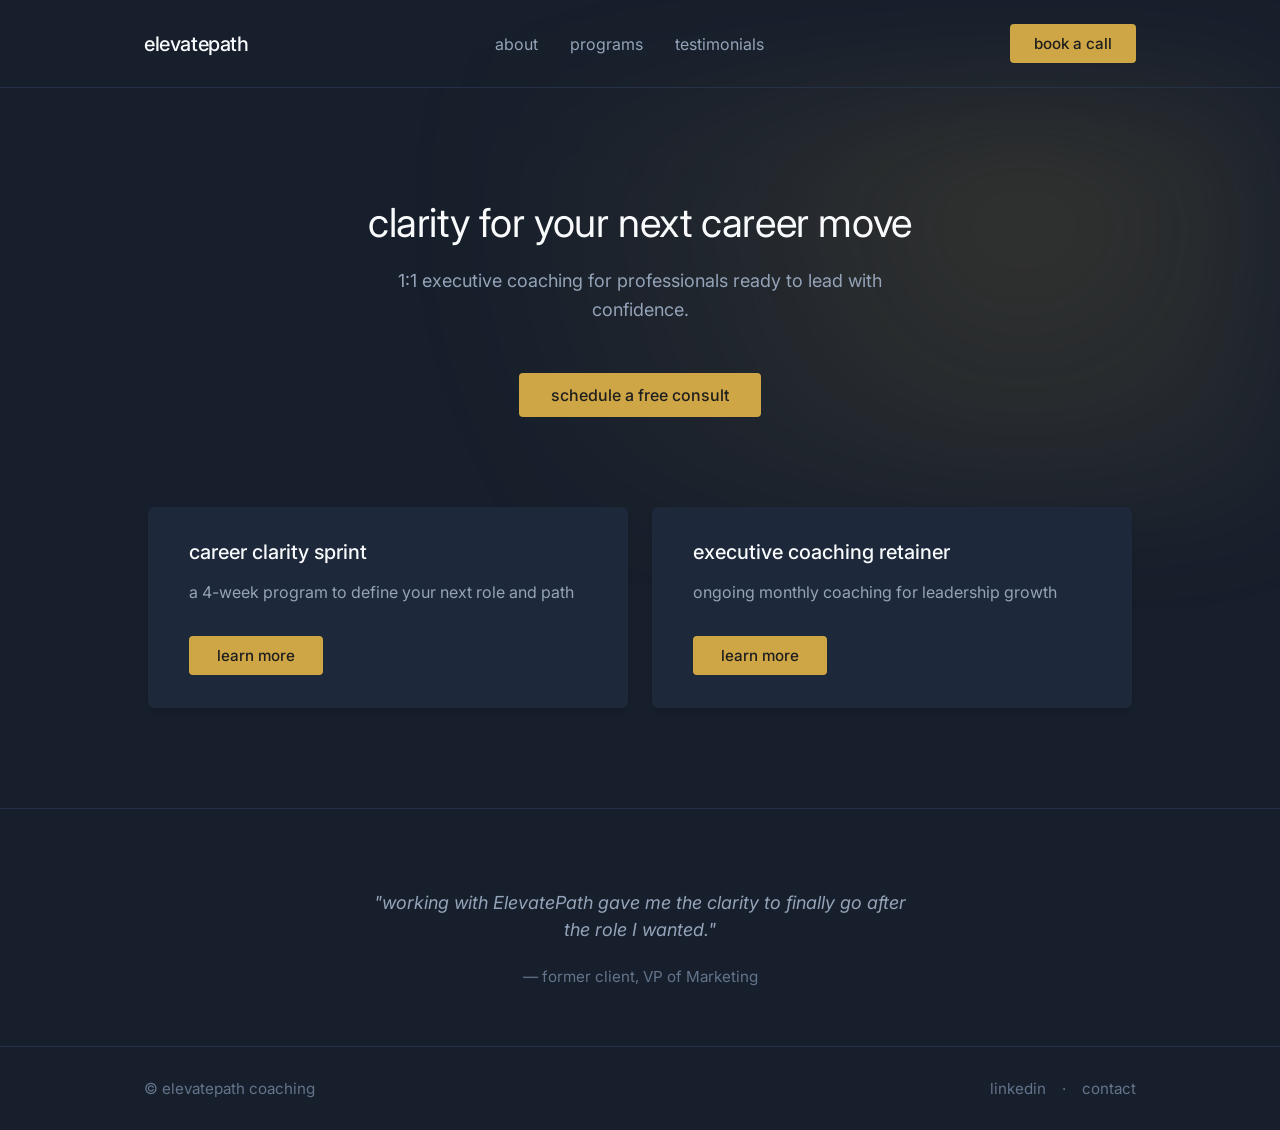
<file: index.html>
<!DOCTYPE html>
<html lang="en">
<head>
  <meta charset="UTF-8">
  <meta name="viewport" content="width=device-width, initial-scale=1.0">
  <title>ElevatePath | Career Coaching</title>
  <style>
    @import url('https://fonts.googleapis.com/css2?family=Inter:ital,wght@0,400;0,500;0,600;1,400&display=swap');

    :root {
      --bg-color: #171f2c;
      --card-bg: #1d283a;
      --accent-color: #cfa645;
      --text-primary: #f8fafc;
      --text-secondary: #94a3b8;
      --border-color: #243147;
      --text-dark: #1e1e1e;
    }

    * {
      box-sizing: border-box;
    }

    html, body {
      margin: 0;
      padding: 0;
      width: 100%;
      max-width: 100vw;
      overflow-x: hidden;
    }
    body {
      position: relative;
      font-family: 'Inter', sans-serif;
      background-color: var(--bg-color);
      color: var(--text-primary);
      display: flex;
      flex-direction: column;
      min-height: 100vh;
      -webkit-font-smoothing: antialiased;
      -moz-osx-font-smoothing: grayscale;
      animation: fadeIn 0.4s ease-out;
    }
    @view-transition {
      navigation: auto;
    }
    @keyframes fadeIn {
      from { opacity: 0; transform: translateY(8px); }
      to { opacity: 1; transform: translateY(0); }
    }

    /* Container */
    .container {
      max-width: 1040px;
      margin: 0 auto;
      padding: 0 24px;
      width: 100%;
    }

    /* Header */
    header {
      border-bottom: 1px solid var(--border-color);
      padding: 24px 0;
      position: relative;
      z-index: 10;
    }
    .header-inner {
      display: flex;
      justify-content: space-between;
      align-items: center;
    }
    .logo {
      font-size: 1.25rem;
      font-weight: 500;
      text-decoration: none;
      color: var(--text-primary);
      letter-spacing: -0.02em;
    }
    .nav-links {
      display: flex;
      gap: 32px;
    }
    .nav-links a {
      color: var(--text-secondary);
      text-decoration: none;
      font-size: 1rem;
      transition: color 0.2s ease;
    }
    .nav-links a:hover {
      color: var(--text-primary);
    }
    
    /* Buttons */
    .btn {
      background-color: var(--accent-color);
      color: var(--text-dark);
      border: none;
      padding: 10px 24px;
      border-radius: 4px;
      font-size: 0.95rem;
      font-weight: 500;
      cursor: pointer;
      text-decoration: none;
      transition: opacity 0.2s ease, transform 0.1s ease;
      display: inline-block;
    }
    .btn:hover {
      opacity: 0.9;
    }
    .btn:active {
      transform: translateY(1px);
    }

    /* Hero */
    .hero {
      position: relative;
      text-align: center;
      padding: 110px 0 90px;
    }
    .hero::before {
      content: "";
      position: absolute;
      top: 0;
      right: 0;
      width: 80%;
      height: 100%;
      background: radial-gradient(
        circle at 75% 30%,
        rgba(207, 166, 69, 0.15) 0%,
        rgba(207, 166, 69, 0.05) 40%,
        transparent 70%
      );
      filter: blur(60px);
      z-index: 0;
      pointer-events: none;
    }
    .hero-content {
      position: relative;
      z-index: 1;
      max-width: 600px;
      margin: 0 auto;
    }
    .hero h1 {
      font-size: 2.5rem;
      font-weight: 400;
      margin: 0 0 20px;
      letter-spacing: -0.01em;
      color: var(--text-primary);
    }
    .hero p {
      color: var(--text-secondary);
      font-size: 1.125rem;
      line-height: 1.6;
      margin: 0 0 48px;
      padding: 0 20px;
    }
    .hero .btn {
      padding: 12px 32px;
      font-size: 1rem;
    }

    /* Programs */
    .programs {
      padding: 0 0 100px;
      position: relative;
      z-index: 1;
    }
    .programs-inner {
      display: flex;
      gap: 24px;
      justify-content: center;
    }
    .card {
      background-color: var(--card-bg);
      border-radius: 6px;
      padding: 32px 40px;
      flex: 1;
      max-width: 480px;
      text-align: left;
      display: flex;
      flex-direction: column;
      border: 1px solid transparent;
      box-shadow: 0 4px 6px -1px rgba(0, 0, 0, 0.1), 0 2px 4px -1px rgba(0, 0, 0, 0.06);
      transition: border-color 0.3s ease;
    }
    .card:hover {
      border-color: var(--accent-color);
    }
    .card.featured {
      /* static border removed in favor of hover */
    }
    .card h3 {
      font-size: 1.25rem;
      font-weight: 500;
      margin: 0 0 16px;
      color: var(--text-primary);
    }
    .card p {
      color: var(--text-secondary);
      font-size: 1rem;
      line-height: 1.5;
      margin: 0 0 32px;
      flex-grow: 1;
    }
    .card .btn {
      align-self: flex-start;
      padding: 10px 28px;
    }

    /* Testimonial */
    .testimonial {
      border-top: 1px solid var(--border-color);
      padding: 80px 0 60px;
      text-align: center;
    }
    .testimonial-content {
      max-width: 600px;
      margin: 0 auto;
    }
    .testimonial blockquote {
      font-size: 1.125rem;
      font-style: italic;
      color: var(--text-secondary);
      margin: 0 0 24px;
      line-height: 1.5;
    }
    .testimonial .author {
      color: #64748b;
      font-size: 0.95rem;
    }

    /* Footer */
    footer {
      border-top: 1px solid var(--border-color);
      padding: 32px 0;
      margin-top: auto;
    }
    .footer-inner {
      display: flex;
      justify-content: space-between;
      align-items: center;
      color: #64748b;
      font-size: 0.95rem;
    }
    .footer-links {
      display: flex;
      gap: 16px;
    }
    .footer-links a {
      color: #64748b;
      text-decoration: none;
      transition: color 0.2s ease;
    }
    .footer-links a:hover {
      color: var(--text-secondary);
    }

    .menu-toggle, .menu-close {
      display: none;
      background: none;
      border: none;
      color: var(--text-primary);
      cursor: pointer;
      padding: 4px;
    }
    .menu-overlay {
      position: fixed;
      top: 0;
      left: 0;
      width: 100vw;
      height: 100vh;
      background-color: rgba(23, 31, 44, 0.8);
      z-index: 90;
      opacity: 0;
      visibility: hidden;
      transition: opacity 0.3s ease, visibility 0.3s ease;
    }

    /* Responsive */
    @media (max-width: 768px) {
      .header-inner {
        flex-wrap: nowrap;
        flex-direction: row;
        align-items: center;
        gap: 12px;
      }
      .logo {
        flex: 1;
      }
      .header-cta {
        order: 2;
        padding: 8px 16px;
        font-size: 0.85rem;
      }
      .menu-toggle {
        display: block;
        order: 3;
      }
      .menu-overlay.active {
        opacity: 1;
        visibility: visible;
      }
      .nav-links {
        display: flex;
        position: fixed;
        top: 0;
        right: -280px;
        width: 280px;
        height: 100vh;
        background-color: var(--card-bg);
        flex-direction: column;
        align-items: flex-start;
        padding: 80px 32px 32px;
        margin: 0;
        border-top: none;
        border-left: 1px solid var(--border-color);
        z-index: 100;
        transition: right 0.3s ease;
        gap: 24px;
      }
      .nav-links.active {
        right: 0;
      }
      .menu-close {
        display: block;
        position: absolute;
        top: 24px;
        right: 24px;
      }
      .hero::before, .about-section::before {
        width: 150vw;
        height: 150vw;
        opacity: 1;
        filter: blur(50px);
      }
      .hero {
        padding: 60px 0 50px;
      }
      .hero h1 {
        font-size: 2rem;
      }
      .hero p {
        font-size: 1rem;
        padding: 0;
      }
      .programs {
        padding: 0 0 60px;
      }
      .programs-inner {
        flex-direction: column;
        align-items: center;
      }
      .card {
        width: 100%;
        padding: 24px;
      }
      .testimonial {
        padding: 60px 0 40px;
      }
      .footer-inner {
        flex-direction: column;
        gap: 16px;
        text-align: center;
      }
    }
  </style>
  <link rel="icon" href="favicon.svg" type="image/svg+xml">
</head>
<body>

  <header>
    <div class="container header-inner">
      <a href="/" class="logo">elevatepath</a>
      <button class="menu-toggle" aria-label="Toggle menu">
        <svg viewBox="0 0 24 24" width="28" height="28" stroke="currentColor" stroke-width="2" fill="none" stroke-linecap="round" stroke-linejoin="round">
          <line x1="3" y1="12" x2="21" y2="12"></line>
          <line x1="3" y1="6" x2="21" y2="6"></line>
          <line x1="3" y1="18" x2="21" y2="18"></line>
        </svg>
      </button>
      <div class="menu-overlay"></div>
      <nav class="nav-links">
        <button class="menu-close" aria-label="Close menu">
          <svg viewBox="0 0 24 24" width="28" height="28" stroke="currentColor" stroke-width="2" fill="none" stroke-linecap="round" stroke-linejoin="round"><line x1="18" y1="6" x2="6" y2="18"></line><line x1="6" y1="6" x2="18" y2="18"></line></svg>
        </button>
        <a href="/about">about</a>
        <a href="/programs">programs</a>
        <a href="/testimonials">testimonials</a>
      </nav>
      <a href="https://calendly.com/sidd-cw21/new-meeting" class="btn header-cta" target="_blank" rel="noopener noreferrer">book a call</a>
    </div>
  </header>

  <main>
    <section class="hero">
      <div class="container hero-content">
        <h1>clarity for your next career move</h1>
        <p>1:1 executive coaching for professionals ready to lead with confidence.</p>
        <a href="#" class="btn">schedule a free consult</a>
      </div>
    </section>

    <section class="programs">
      <div class="container programs-inner">
        <div class="card">
          <h3>career clarity sprint</h3>
          <p>a 4-week program to define your next role and path</p>
          <a href="/programs/career-clarity-sprint" class="btn">learn more</a>
        </div>
        <div class="card featured">
          <h3>executive coaching retainer</h3>
          <p>ongoing monthly coaching for leadership growth</p>
          <a href="/programs/executive-coaching-retainer" class="btn">learn more</a>
        </div>
      </div>
    </section>

    <section class="testimonial">
      <div class="container testimonial-content">
        <blockquote>"working with ElevatePath gave me the clarity to finally go after the role I wanted."</blockquote>
        <div class="author">&mdash; former client, VP of Marketing</div>
      </div>
    </section>
  </main>

  <footer>
    <div class="container footer-inner">
      <div>&copy; elevatepath coaching</div>
      <div class="footer-links">
        <a href="#">linkedin</a>
        <span>&middot;</span>
        <a href="#">contact</a>
      </div>
    </div>
  </footer>

  <script>
    document.addEventListener('DOMContentLoaded', () => {
      const toggle = document.querySelector('.menu-toggle');
      const closeBtn = document.querySelector('.menu-close');
      const nav = document.querySelector('.nav-links');
      const overlay = document.querySelector('.menu-overlay');
      
      const toggleMenu = () => {
        nav.classList.toggle('active');
        if(overlay) overlay.classList.toggle('active');
        document.body.style.overflow = nav.classList.contains('active') ? 'hidden' : '';
      };
      
      if (toggle && nav) {
        toggle.addEventListener('click', toggleMenu);
        if(closeBtn) closeBtn.addEventListener('click', toggleMenu);
        if(overlay) overlay.addEventListener('click', toggleMenu);
      }
    });
  </script>
</body>
</html>
</file>
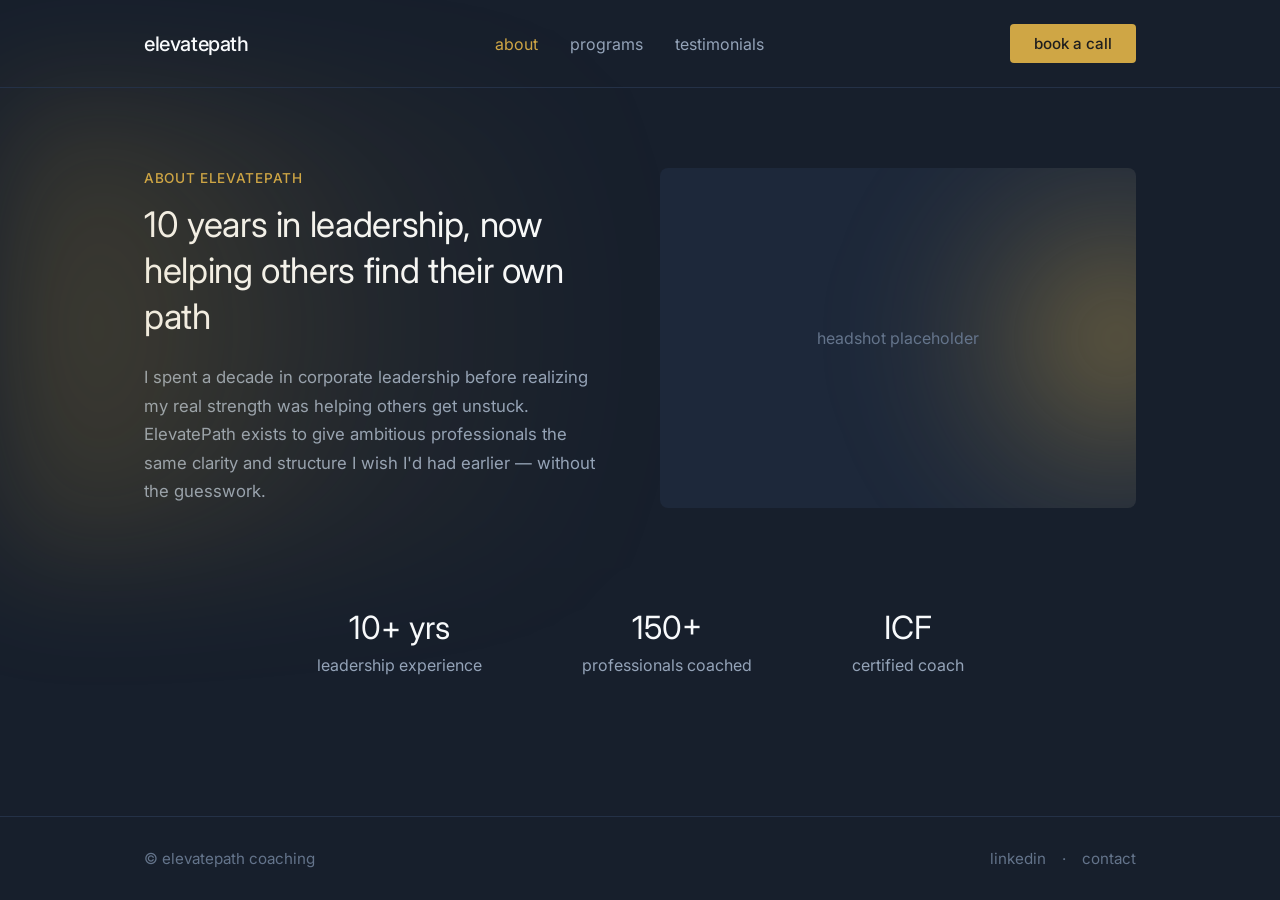
<file: about.html>
<!DOCTYPE html>
<html lang="en">
<head>
  <meta charset="UTF-8">
  <meta name="viewport" content="width=device-width, initial-scale=1.0">
  <title>ElevatePath | About</title>
  <style>
    @import url('https://fonts.googleapis.com/css2?family=Inter:ital,wght@0,400;0,500;0,600;1,400&display=swap');

    :root {
      --bg-color: #171f2c;
      --card-bg: #1d283a;
      --accent-color: #cfa645;
      --text-primary: #f8fafc;
      --text-secondary: #94a3b8;
      --border-color: #243147;
      --text-dark: #1e1e1e;
    }

    * {
      box-sizing: border-box;
    }

    html, body {
      margin: 0;
      padding: 0;
      width: 100%;
      max-width: 100vw;
      overflow-x: hidden;
    }
    body {
      position: relative;
      font-family: 'Inter', sans-serif;
      background-color: var(--bg-color);
      color: var(--text-primary);
      display: flex;
      flex-direction: column;
      min-height: 100vh;
      -webkit-font-smoothing: antialiased;
      -moz-osx-font-smoothing: grayscale;
      animation: fadeIn 0.4s ease-out;
    }
    @view-transition {
      navigation: auto;
    }
    @keyframes fadeIn {
      from { opacity: 0; transform: translateY(8px); }
      to { opacity: 1; transform: translateY(0); }
    }

    /* Container */
    .container {
      max-width: 1040px;
      margin: 0 auto;
      padding: 0 24px;
      width: 100%;
    }

    /* Header */
    header {
      border-bottom: 1px solid var(--border-color);
      padding: 24px 0;
      position: relative;
      z-index: 10;
    }
    .header-inner {
      display: flex;
      justify-content: space-between;
      align-items: center;
    }
    .logo {
      font-size: 1.25rem;
      font-weight: 500;
      text-decoration: none;
      color: var(--text-primary);
      letter-spacing: -0.02em;
    }
    .nav-links {
      display: flex;
      gap: 32px;
    }
    .nav-links a {
      color: var(--text-secondary);
      text-decoration: none;
      font-size: 1rem;
      transition: color 0.2s ease;
    }
    .nav-links a:hover {
      color: var(--text-primary);
    }
    .nav-links a.active {
      color: var(--accent-color);
    }
    
    /* Buttons */
    .btn {
      background-color: var(--accent-color);
      color: var(--text-dark);
      border: none;
      padding: 10px 24px;
      border-radius: 4px;
      font-size: 0.95rem;
      font-weight: 500;
      cursor: pointer;
      text-decoration: none;
      transition: opacity 0.2s ease, transform 0.1s ease;
      display: inline-block;
    }
    .btn:hover {
      opacity: 0.9;
    }
    .btn:active {
      transform: translateY(1px);
    }

    /* About Section */
    .about-section {
      padding: 80px 0 60px;
      position: relative;
      z-index: 1;
    }
    .about-section::before {
      content: "";
      position: absolute;
      top: 0;
      left: 0;
      width: 60%;
      height: 100%;
      background: radial-gradient(
        circle at 0% 50%,
        rgba(207, 166, 69, 0.25) 0%,
        rgba(207, 166, 69, 0.05) 50%,
        transparent 80%
      );
      filter: blur(60px);
      z-index: 0;
      pointer-events: none;
    }
    .about-grid {
      display: grid;
      grid-template-columns: 1fr 1fr;
      gap: 40px;
      align-items: center;
    }
    
    .about-content {
      padding-right: 20px;
    }
    .about-pretitle {
      color: var(--accent-color);
      font-size: 0.85rem;
      font-weight: 500;
      letter-spacing: 0.05em;
      text-transform: uppercase;
      margin-bottom: 16px;
    }
    .about-content h1 {
      font-size: 2.2rem;
      font-weight: 400;
      margin: 0 0 24px;
      line-height: 1.3;
      letter-spacing: -0.01em;
      color: var(--text-primary);
    }
    .about-content p {
      color: var(--text-secondary);
      font-size: 1.05rem;
      line-height: 1.7;
      margin: 0;
    }

    .about-image {
      background-color: var(--card-bg);
      border-radius: 8px;
      height: 340px;
      display: flex;
      align-items: center;
      justify-content: center;
      position: relative;
      overflow: hidden;
      color: #64748b;
      font-size: 1rem;
    }
    .about-image::before {
      content: "";
      position: absolute;
      top: -20%;
      right: -20%;
      width: 80%;
      height: 140%;
      background: radial-gradient(
        circle at 70% 50%,
        rgba(207, 166, 69, 0.4) 0%,
        rgba(207, 166, 69, 0.1) 40%,
        transparent 70%
      );
      filter: blur(40px);
      z-index: 0;
      pointer-events: none;
    }
    .about-image-text {
      position: relative;
      z-index: 1;
    }

    /* Stats Section */
    .stats-section {
      padding: 40px 0 80px;
      text-align: center;
    }
    .stats-grid {
      display: flex;
      justify-content: center;
      gap: 100px;
      max-width: 800px;
      margin: 0 auto;
    }
    .stat-item h3 {
      font-size: 2rem;
      font-weight: 400;
      margin: 0 0 8px;
      color: var(--text-primary);
    }
    .stat-item p {
      color: var(--text-secondary);
      font-size: 1rem;
      margin: 0;
    }

    /* Footer */
    footer {
      border-top: 1px solid var(--border-color);
      padding: 32px 0;
      margin-top: auto;
    }
    .footer-inner {
      display: flex;
      justify-content: space-between;
      align-items: center;
      color: #64748b;
      font-size: 0.95rem;
    }
    .footer-links {
      display: flex;
      gap: 16px;
    }
    .footer-links a {
      color: #64748b;
      text-decoration: none;
      transition: color 0.2s ease;
    }
    .footer-links a:hover {
      color: var(--text-secondary);
    }

    .menu-toggle, .menu-close {
      display: none;
      background: none;
      border: none;
      color: var(--text-primary);
      cursor: pointer;
      padding: 4px;
    }
    .menu-overlay {
      position: fixed;
      top: 0;
      left: 0;
      width: 100vw;
      height: 100vh;
      background-color: rgba(23, 31, 44, 0.8);
      z-index: 90;
      opacity: 0;
      visibility: hidden;
      transition: opacity 0.3s ease, visibility 0.3s ease;
    }

    /* Responsive */
    @media (max-width: 768px) {
      .header-inner {
        flex-wrap: nowrap;
        flex-direction: row;
        align-items: center;
        gap: 12px;
      }
      .logo {
        flex: 1;
      }
      .header-cta {
        order: 2;
        padding: 8px 16px;
        font-size: 0.85rem;
      }
      .menu-toggle {
        display: block;
        order: 3;
      }
      .menu-overlay.active {
        opacity: 1;
        visibility: visible;
      }
      .nav-links {
        display: flex;
        position: fixed;
        top: 0;
        right: -280px;
        width: 280px;
        height: 100vh;
        background-color: var(--card-bg);
        flex-direction: column;
        align-items: flex-start;
        padding: 80px 32px 32px;
        margin: 0;
        border-top: none;
        border-left: 1px solid var(--border-color);
        z-index: 100;
        transition: right 0.3s ease;
        gap: 24px;
      }
      .nav-links.active {
        right: 0;
      }
      .menu-close {
        display: block;
        position: absolute;
        top: 24px;
        right: 24px;
      }
      .hero::before, .about-section::before {
        width: 150vw;
        height: 150vw;
        opacity: 1;
        filter: blur(50px);
      }
      .about-section {
        padding: 50px 0 40px;
      }
      .about-grid {
        grid-template-columns: 1fr;
        gap: 40px;
      }
      .about-content {
        padding-right: 0;
        text-align: center;
      }
      .about-content h1 {
        font-size: 1.8rem;
      }
      .about-image {
        height: 250px;
      }
      .stats-section {
        padding: 20px 0 60px;
      }
      .stats-grid {
        flex-direction: column;
        gap: 40px;
      }
      .footer-inner {
        flex-direction: column;
        gap: 16px;
        text-align: center;
      }
    }
  </style>
  <link rel="icon" href="favicon.svg" type="image/svg+xml">
</head>
<body>

  <header>
    <div class="container header-inner">
      <a href="/" class="logo">elevatepath</a>
      <button class="menu-toggle" aria-label="Toggle menu">
        <svg viewBox="0 0 24 24" width="28" height="28" stroke="currentColor" stroke-width="2" fill="none" stroke-linecap="round" stroke-linejoin="round">
          <line x1="3" y1="12" x2="21" y2="12"></line>
          <line x1="3" y1="6" x2="21" y2="6"></line>
          <line x1="3" y1="18" x2="21" y2="18"></line>
        </svg>
      </button>
      <div class="menu-overlay"></div>
      <nav class="nav-links">
        <button class="menu-close" aria-label="Close menu">
          <svg viewBox="0 0 24 24" width="28" height="28" stroke="currentColor" stroke-width="2" fill="none" stroke-linecap="round" stroke-linejoin="round"><line x1="18" y1="6" x2="6" y2="18"></line><line x1="6" y1="6" x2="18" y2="18"></line></svg>
        </button>
        <a href="/about" class="active">about</a>
        <a href="/programs">programs</a>
        <a href="/testimonials">testimonials</a>
      </nav>
      <a href="https://calendly.com/sidd-cw21/new-meeting" class="btn header-cta" target="_blank" rel="noopener noreferrer">book a call</a>
    </div>
  </header>

  <main>
    <section class="about-section">
      <div class="container about-grid">
        <div class="about-content">
          <div class="about-pretitle">ABOUT ELEVATEPATH</div>
          <h1>10 years in leadership, now helping others find their own path</h1>
          <p>I spent a decade in corporate leadership before realizing my real strength was helping others get unstuck. ElevatePath exists to give ambitious professionals the same clarity and structure I wish I'd had earlier &mdash; without the guesswork.</p>
        </div>
        <div class="about-image">
          <span class="about-image-text">headshot placeholder</span>
        </div>
      </div>
    </section>

    <section class="stats-section">
      <div class="container stats-grid">
        <div class="stat-item">
          <h3>10+ yrs</h3>
          <p>leadership experience</p>
        </div>
        <div class="stat-item">
          <h3>150+</h3>
          <p>professionals coached</p>
        </div>
        <div class="stat-item">
          <h3>ICF</h3>
          <p>certified coach</p>
        </div>
      </div>
    </section>
  </main>

  <footer>
    <div class="container footer-inner">
      <div>&copy; elevatepath coaching</div>
      <div class="footer-links">
        <a href="#">linkedin</a>
        <span>&middot;</span>
        <a href="#">contact</a>
      </div>
    </div>
  </footer>

  <script>
    document.addEventListener('DOMContentLoaded', () => {
      const toggle = document.querySelector('.menu-toggle');
      const closeBtn = document.querySelector('.menu-close');
      const nav = document.querySelector('.nav-links');
      const overlay = document.querySelector('.menu-overlay');
      
      const toggleMenu = () => {
        nav.classList.toggle('active');
        if(overlay) overlay.classList.toggle('active');
        document.body.style.overflow = nav.classList.contains('active') ? 'hidden' : '';
      };
      
      if (toggle && nav) {
        toggle.addEventListener('click', toggleMenu);
        if(closeBtn) closeBtn.addEventListener('click', toggleMenu);
        if(overlay) overlay.addEventListener('click', toggleMenu);
      }
    });
  </script>
</body>
</html>
</file>
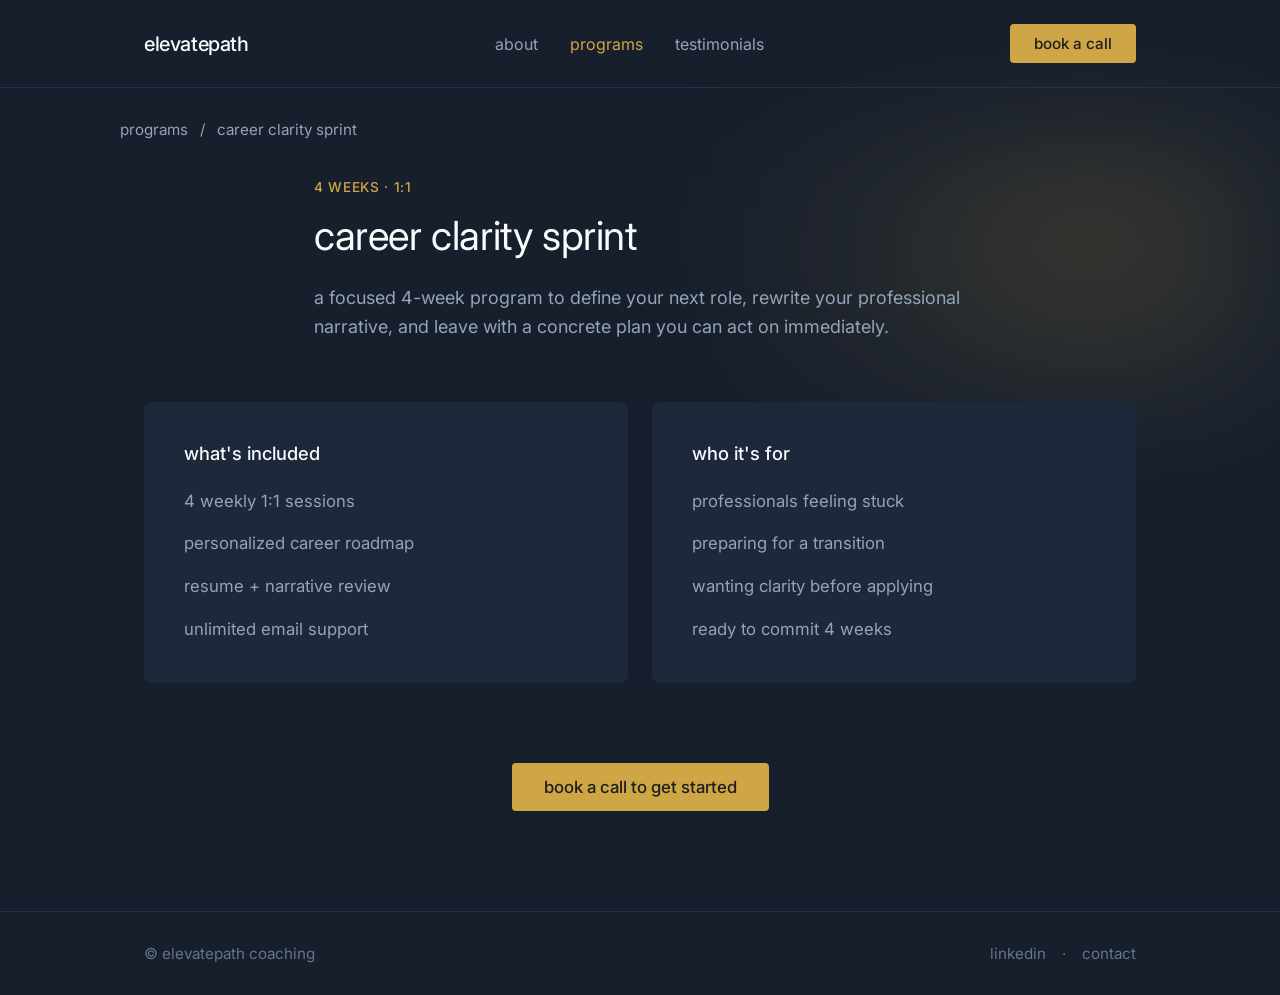
<file: career-clarity-sprint.html>
<!DOCTYPE html>
<html lang="en">
<head>
  <meta charset="UTF-8">
  <meta name="viewport" content="width=device-width, initial-scale=1.0">
  <title>ElevatePath | Career Clarity Sprint</title>
  <style>
    @import url('https://fonts.googleapis.com/css2?family=Inter:ital,wght@0,400;0,500;0,600;1,400&display=swap');

    :root {
      --bg-color: #171f2c;
      --card-bg: #1d283a;
      --accent-color: #cfa645;
      --text-primary: #f8fafc;
      --text-secondary: #94a3b8;
      --border-color: #243147;
      --text-dark: #1e1e1e;
    }

    * {
      box-sizing: border-box;
    }

    html, body {
      margin: 0;
      padding: 0;
      width: 100%;
      max-width: 100vw;
      overflow-x: hidden;
    }
    body {
      position: relative;
      font-family: 'Inter', sans-serif;
      background-color: var(--bg-color);
      color: var(--text-primary);
      display: flex;
      flex-direction: column;
      min-height: 100vh;
      -webkit-font-smoothing: antialiased;
      -moz-osx-font-smoothing: grayscale;
      animation: fadeIn 0.4s ease-out;
    }
    @view-transition {
      navigation: auto;
    }
    @keyframes fadeIn {
      from { opacity: 0; transform: translateY(8px); }
      to { opacity: 1; transform: translateY(0); }
    }

    /* Container */
    .container {
      max-width: 1040px;
      margin: 0 auto;
      padding: 0 24px;
      width: 100%;
    }

    /* Header */
    header {
      border-bottom: 1px solid var(--border-color);
      padding: 24px 0;
      position: relative;
      z-index: 10;
    }
    .header-inner {
      display: flex;
      justify-content: space-between;
      align-items: center;
    }
    .logo {
      font-size: 1.25rem;
      font-weight: 500;
      text-decoration: none;
      color: var(--text-primary);
      letter-spacing: -0.02em;
    }
    .nav-links {
      display: flex;
      gap: 32px;
    }
    .nav-links a {
      color: var(--text-secondary);
      text-decoration: none;
      font-size: 1rem;
      transition: color 0.2s ease;
    }
    .nav-links a:hover {
      color: var(--text-primary);
    }
    .nav-links a.active {
      color: var(--accent-color);
    }
    
    /* Buttons */
    .btn {
      background-color: var(--accent-color);
      color: var(--text-dark);
      border: none;
      padding: 10px 24px;
      border-radius: 4px;
      font-size: 0.95rem;
      font-weight: 500;
      cursor: pointer;
      text-decoration: none;
      transition: opacity 0.2s ease, transform 0.1s ease;
      display: inline-block;
    }
    .btn:hover {
      opacity: 0.9;
    }
    .btn:active {
      transform: translateY(1px);
    }
    .btn-large {
      padding: 14px 32px;
      font-size: 1.05rem;
    }

    /* Breadcrumb */
    .breadcrumb {
      padding: 32px 0 0;
      color: var(--text-secondary);
      font-size: 0.95rem;
    }
    .breadcrumb a {
      color: var(--text-secondary);
      text-decoration: none;
      transition: color 0.2s ease;
    }
    .breadcrumb a:hover {
      color: var(--text-primary);
    }
    .breadcrumb span {
      margin: 0 8px;
    }

    /* Hero */
    .hero {
      position: relative;
      padding: 40px 0 60px;
    }
    .hero::before {
      content: "";
      position: absolute;
      top: 0;
      right: 0;
      width: 60%;
      height: 100%;
      background: radial-gradient(
        circle at 75% 30%,
        rgba(207, 166, 69, 0.2) 0%,
        rgba(207, 166, 69, 0.05) 40%,
        transparent 70%
      );
      filter: blur(60px);
      z-index: 0;
      pointer-events: none;
    }
    .hero-content {
      position: relative;
      z-index: 1;
      max-width: 700px;
    }
    .hero-meta {
      color: var(--accent-color);
      font-size: 0.85rem;
      font-weight: 500;
      letter-spacing: 0.05em;
      text-transform: uppercase;
      margin-bottom: 16px;
    }
    .hero h1 {
      font-size: 2.5rem;
      font-weight: 400;
      margin: 0 0 24px;
      letter-spacing: -0.01em;
      color: var(--text-primary);
    }
    .hero p {
      color: var(--text-secondary);
      font-size: 1.125rem;
      line-height: 1.6;
      margin: 0;
    }

    /* Details Grid */
    .details {
      padding: 0 0 80px;
      position: relative;
      z-index: 1;
    }
    .details-grid {
      display: grid;
      grid-template-columns: 1fr 1fr;
      gap: 24px;
    }
    .detail-card {
      background-color: var(--card-bg);
      border-radius: 8px;
      padding: 40px;
    }
    .detail-card h3 {
      font-size: 1.15rem;
      font-weight: 500;
      margin: 0 0 24px;
      color: var(--text-primary);
    }
    .detail-list {
      list-style: none;
      padding: 0;
      margin: 0;
    }
    .detail-list li {
      color: var(--text-secondary);
      font-size: 1.05rem;
      line-height: 1.6;
      margin-bottom: 16px;
      display: flex;
    }
    .detail-list li:last-child {
      margin-bottom: 0;
    }

    /* CTA Section */
    .cta-section {
      text-align: center;
      padding: 0 0 100px;
      position: relative;
      z-index: 1;
    }

    /* Footer */
    footer {
      border-top: 1px solid var(--border-color);
      padding: 32px 0;
      margin-top: auto;
    }
    .footer-inner {
      display: flex;
      justify-content: space-between;
      align-items: center;
      color: #64748b;
      font-size: 0.95rem;
    }
    .footer-links {
      display: flex;
      gap: 16px;
    }
    .footer-links a {
      color: #64748b;
      text-decoration: none;
      transition: color 0.2s ease;
    }
    .footer-links a:hover {
      color: var(--text-secondary);
    }

    .menu-toggle, .menu-close {
      display: none;
      background: none;
      border: none;
      color: var(--text-primary);
      cursor: pointer;
      padding: 4px;
    }
    .menu-overlay {
      position: fixed;
      top: 0;
      left: 0;
      width: 100vw;
      height: 100vh;
      background-color: rgba(23, 31, 44, 0.8);
      z-index: 90;
      opacity: 0;
      visibility: hidden;
      transition: opacity 0.3s ease, visibility 0.3s ease;
    }

    /* Responsive */
    @media (max-width: 768px) {
      .header-inner {
        flex-wrap: nowrap;
        flex-direction: row;
        align-items: center;
        gap: 12px;
      }
      .logo {
        flex: 1;
      }
      .header-cta {
        order: 2;
        padding: 8px 16px;
        font-size: 0.85rem;
      }
      .menu-toggle {
        display: block;
        order: 3;
      }
      .menu-overlay.active {
        opacity: 1;
        visibility: visible;
      }
      .nav-links {
        display: flex;
        position: fixed;
        top: 0;
        right: -280px;
        width: 280px;
        height: 100vh;
        background-color: var(--card-bg);
        flex-direction: column;
        align-items: flex-start;
        padding: 80px 32px 32px;
        margin: 0;
        border-top: none;
        border-left: 1px solid var(--border-color);
        z-index: 100;
        transition: right 0.3s ease;
        gap: 24px;
      }
      .nav-links.active {
        right: 0;
      }
      .menu-close {
        display: block;
        position: absolute;
        top: 24px;
        right: 24px;
      }
      .hero::before, .about-section::before {
        width: 150vw;
        height: 150vw;
        opacity: 1;
        filter: blur(50px);
      }
      .hero {
        padding: 40px 0;
      }
      .hero h1 {
        font-size: 2rem;
      }
      .details-grid {
        grid-template-columns: 1fr;
      }
      .detail-card {
        padding: 24px;
      }
      .footer-inner {
        flex-direction: column;
        gap: 16px;
        text-align: center;
      }
    }
  </style>
  <link rel="icon" href="favicon.svg" type="image/svg+xml">
</head>
<body>

  <header>
    <div class="container header-inner">
      <a href="/" class="logo">elevatepath</a>
      <button class="menu-toggle" aria-label="Toggle menu">
        <svg viewBox="0 0 24 24" width="28" height="28" stroke="currentColor" stroke-width="2" fill="none" stroke-linecap="round" stroke-linejoin="round">
          <line x1="3" y1="12" x2="21" y2="12"></line>
          <line x1="3" y1="6" x2="21" y2="6"></line>
          <line x1="3" y1="18" x2="21" y2="18"></line>
        </svg>
      </button>
      <div class="menu-overlay"></div>
      <nav class="nav-links">
        <button class="menu-close" aria-label="Close menu">
          <svg viewBox="0 0 24 24" width="28" height="28" stroke="currentColor" stroke-width="2" fill="none" stroke-linecap="round" stroke-linejoin="round"><line x1="18" y1="6" x2="6" y2="18"></line><line x1="6" y1="6" x2="18" y2="18"></line></svg>
        </button>
        <a href="/about">about</a>
        <a href="/programs" class="active">programs</a>
        <a href="/testimonials">testimonials</a>
      </nav>
      <a href="https://calendly.com/sidd-cw21/new-meeting" class="btn header-cta" target="_blank" rel="noopener noreferrer">book a call</a>
    </div>
  </header>

  <div class="container breadcrumb">
    <a href="/programs">programs</a>
    <span>/</span>
    career clarity sprint
  </div>

  <main>
    <section class="hero">
      <div class="container hero-content">
        <div class="hero-meta">4 WEEKS &middot; 1:1</div>
        <h1>career clarity sprint</h1>
        <p>a focused 4-week program to define your next role, rewrite your professional narrative, and leave with a concrete plan you can act on immediately.</p>
      </div>
    </section>

    <section class="details">
      <div class="container details-grid">
        <div class="detail-card">
          <h3>what's included</h3>
          <ul class="detail-list">
            <li>4 weekly 1:1 sessions</li>
            <li>personalized career roadmap</li>
            <li>resume + narrative review</li>
            <li>unlimited email support</li>
          </ul>
        </div>
        <div class="detail-card">
          <h3>who it's for</h3>
          <ul class="detail-list">
            <li>professionals feeling stuck</li>
            <li>preparing for a transition</li>
            <li>wanting clarity before applying</li>
            <li>ready to commit 4 weeks</li>
          </ul>
        </div>
      </div>
    </section>

    <section class="cta-section">
      <div class="container">
        <a href="https://calendly.com/sidd-cw21/new-meeting" class="btn btn-large" target="_blank" rel="noopener noreferrer">book a call to get started</a>
      </div>
    </section>
  </main>

  <footer>
    <div class="container footer-inner">
      <div>&copy; elevatepath coaching</div>
      <div class="footer-links">
        <a href="#">linkedin</a>
        <span>&middot;</span>
        <a href="#">contact</a>
      </div>
    </div>
  </footer>

  <script>
    document.addEventListener('DOMContentLoaded', () => {
      const toggle = document.querySelector('.menu-toggle');
      const closeBtn = document.querySelector('.menu-close');
      const nav = document.querySelector('.nav-links');
      const overlay = document.querySelector('.menu-overlay');
      
      const toggleMenu = () => {
        nav.classList.toggle('active');
        if(overlay) overlay.classList.toggle('active');
        document.body.style.overflow = nav.classList.contains('active') ? 'hidden' : '';
      };
      
      if (toggle && nav) {
        toggle.addEventListener('click', toggleMenu);
        if(closeBtn) closeBtn.addEventListener('click', toggleMenu);
        if(overlay) overlay.addEventListener('click', toggleMenu);
      }
    });
  </script>
</body>
</html>
</file>
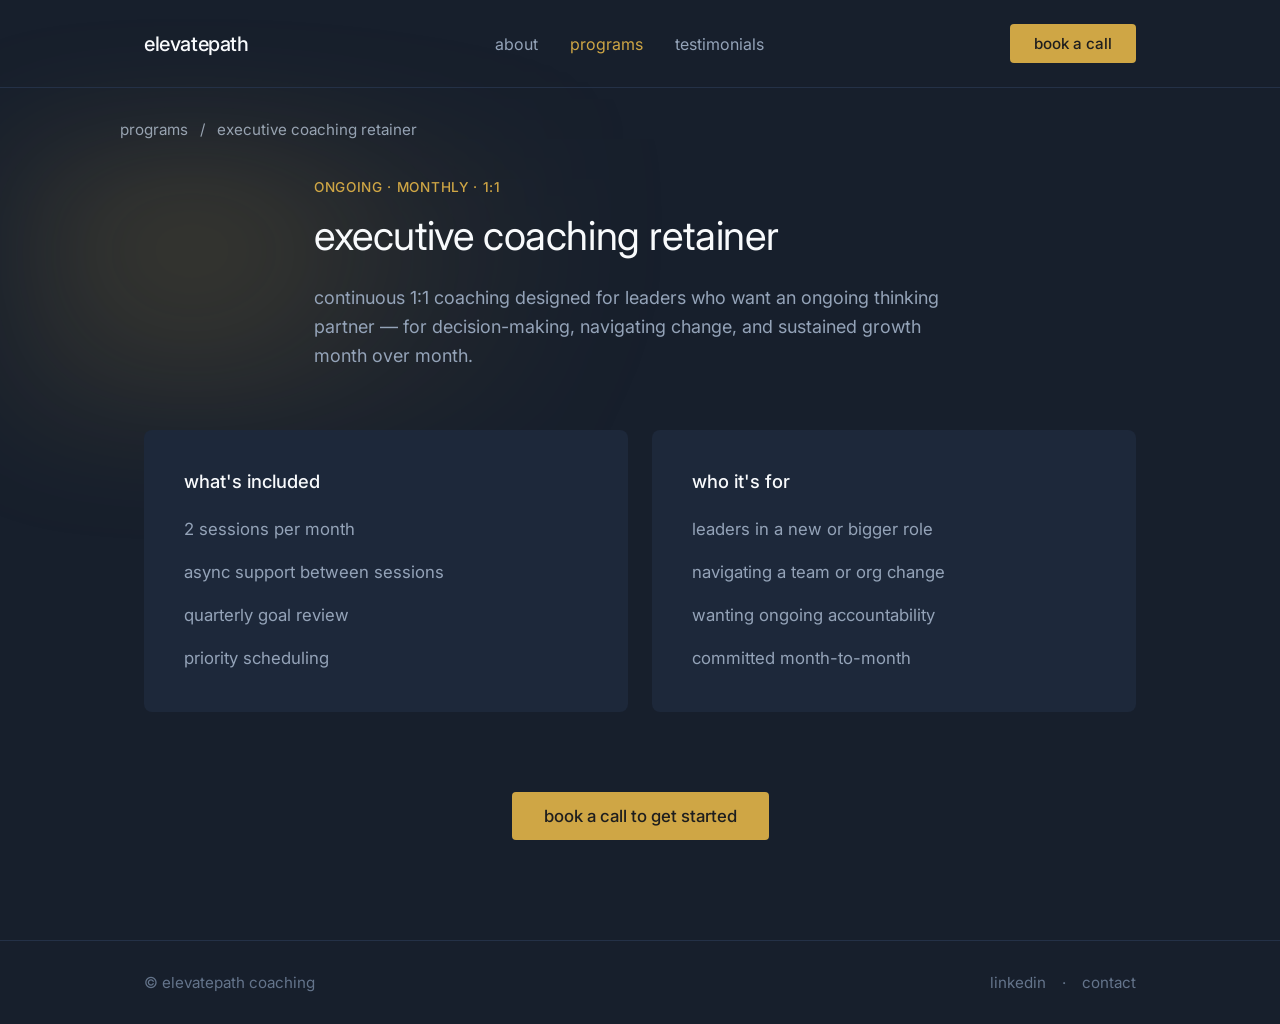
<file: executive-coaching-retainer.html>
<!DOCTYPE html>
<html lang="en">
<head>
  <meta charset="UTF-8">
  <meta name="viewport" content="width=device-width, initial-scale=1.0">
  <title>ElevatePath | Executive Coaching Retainer</title>
  <style>
    @import url('https://fonts.googleapis.com/css2?family=Inter:ital,wght@0,400;0,500;0,600;1,400&display=swap');

    :root {
      --bg-color: #171f2c;
      --card-bg: #1d283a;
      --accent-color: #cfa645;
      --text-primary: #f8fafc;
      --text-secondary: #94a3b8;
      --border-color: #243147;
      --text-dark: #1e1e1e;
    }

    * {
      box-sizing: border-box;
    }

    html, body {
      margin: 0;
      padding: 0;
      width: 100%;
      max-width: 100vw;
      overflow-x: hidden;
    }
    body {
      position: relative;
      font-family: 'Inter', sans-serif;
      background-color: var(--bg-color);
      color: var(--text-primary);
      display: flex;
      flex-direction: column;
      min-height: 100vh;
      -webkit-font-smoothing: antialiased;
      -moz-osx-font-smoothing: grayscale;
      animation: fadeIn 0.4s ease-out;
    }
    @view-transition {
      navigation: auto;
    }
    @keyframes fadeIn {
      from { opacity: 0; transform: translateY(8px); }
      to { opacity: 1; transform: translateY(0); }
    }

    /* Container */
    .container {
      max-width: 1040px;
      margin: 0 auto;
      padding: 0 24px;
      width: 100%;
    }

    /* Header */
    header {
      border-bottom: 1px solid var(--border-color);
      padding: 24px 0;
      position: relative;
      z-index: 10;
    }
    .header-inner {
      display: flex;
      justify-content: space-between;
      align-items: center;
    }
    .logo {
      font-size: 1.25rem;
      font-weight: 500;
      text-decoration: none;
      color: var(--text-primary);
      letter-spacing: -0.02em;
    }
    .nav-links {
      display: flex;
      gap: 32px;
    }
    .nav-links a {
      color: var(--text-secondary);
      text-decoration: none;
      font-size: 1rem;
      transition: color 0.2s ease;
    }
    .nav-links a:hover {
      color: var(--text-primary);
    }
    .nav-links a.active {
      color: var(--accent-color);
    }
    
    /* Buttons */
    .btn {
      background-color: var(--accent-color);
      color: var(--text-dark);
      border: none;
      padding: 10px 24px;
      border-radius: 4px;
      font-size: 0.95rem;
      font-weight: 500;
      cursor: pointer;
      text-decoration: none;
      transition: opacity 0.2s ease, transform 0.1s ease;
      display: inline-block;
    }
    .btn:hover {
      opacity: 0.9;
    }
    .btn:active {
      transform: translateY(1px);
    }
    .btn-large {
      padding: 14px 32px;
      font-size: 1.05rem;
    }

    /* Breadcrumb */
    .breadcrumb {
      padding: 32px 0 0;
      color: var(--text-secondary);
      font-size: 0.95rem;
    }
    .breadcrumb a {
      color: var(--text-secondary);
      text-decoration: none;
      transition: color 0.2s ease;
    }
    .breadcrumb a:hover {
      color: var(--text-primary);
    }
    .breadcrumb span {
      margin: 0 8px;
    }

    /* Hero */
    .hero {
      position: relative;
      padding: 40px 0 60px;
    }
    .hero::before {
      content: "";
      position: absolute;
      top: 0;
      left: 0;
      width: 60%;
      height: 100%;
      background: radial-gradient(
        circle at 25% 30%,
        rgba(207, 166, 69, 0.2) 0%,
        rgba(207, 166, 69, 0.05) 40%,
        transparent 70%
      );
      filter: blur(60px);
      z-index: 0;
      pointer-events: none;
    }
    .hero-content {
      position: relative;
      z-index: 1;
      max-width: 700px;
    }
    .hero-meta {
      color: var(--accent-color);
      font-size: 0.85rem;
      font-weight: 500;
      letter-spacing: 0.05em;
      text-transform: uppercase;
      margin-bottom: 16px;
    }
    .hero h1 {
      font-size: 2.5rem;
      font-weight: 400;
      margin: 0 0 24px;
      letter-spacing: -0.01em;
      color: var(--text-primary);
    }
    .hero p {
      color: var(--text-secondary);
      font-size: 1.125rem;
      line-height: 1.6;
      margin: 0;
    }

    /* Details Grid */
    .details {
      padding: 0 0 80px;
      position: relative;
      z-index: 1;
    }
    .details-grid {
      display: grid;
      grid-template-columns: 1fr 1fr;
      gap: 24px;
    }
    .detail-card {
      background-color: var(--card-bg);
      border-radius: 8px;
      padding: 40px;
    }
    .detail-card h3 {
      font-size: 1.15rem;
      font-weight: 500;
      margin: 0 0 24px;
      color: var(--text-primary);
    }
    .detail-list {
      list-style: none;
      padding: 0;
      margin: 0;
    }
    .detail-list li {
      color: var(--text-secondary);
      font-size: 1.05rem;
      line-height: 1.6;
      margin-bottom: 16px;
      display: flex;
    }
    .detail-list li:last-child {
      margin-bottom: 0;
    }

    /* CTA Section */
    .cta-section {
      text-align: center;
      padding: 0 0 100px;
      position: relative;
      z-index: 1;
    }

    /* Footer */
    footer {
      border-top: 1px solid var(--border-color);
      padding: 32px 0;
      margin-top: auto;
    }
    .footer-inner {
      display: flex;
      justify-content: space-between;
      align-items: center;
      color: #64748b;
      font-size: 0.95rem;
    }
    .footer-links {
      display: flex;
      gap: 16px;
    }
    .footer-links a {
      color: #64748b;
      text-decoration: none;
      transition: color 0.2s ease;
    }
    .footer-links a:hover {
      color: var(--text-secondary);
    }

    .menu-toggle, .menu-close {
      display: none;
      background: none;
      border: none;
      color: var(--text-primary);
      cursor: pointer;
      padding: 4px;
    }
    .menu-overlay {
      position: fixed;
      top: 0;
      left: 0;
      width: 100vw;
      height: 100vh;
      background-color: rgba(23, 31, 44, 0.8);
      z-index: 90;
      opacity: 0;
      visibility: hidden;
      transition: opacity 0.3s ease, visibility 0.3s ease;
    }

    /* Responsive */
    @media (max-width: 768px) {
      .header-inner {
        flex-wrap: nowrap;
        flex-direction: row;
        align-items: center;
        gap: 12px;
      }
      .logo {
        flex: 1;
      }
      .header-cta {
        order: 2;
        padding: 8px 16px;
        font-size: 0.85rem;
      }
      .menu-toggle {
        display: block;
        order: 3;
      }
      .menu-overlay.active {
        opacity: 1;
        visibility: visible;
      }
      .nav-links {
        display: flex;
        position: fixed;
        top: 0;
        right: -280px;
        width: 280px;
        height: 100vh;
        background-color: var(--card-bg);
        flex-direction: column;
        align-items: flex-start;
        padding: 80px 32px 32px;
        margin: 0;
        border-top: none;
        border-left: 1px solid var(--border-color);
        z-index: 100;
        transition: right 0.3s ease;
        gap: 24px;
      }
      .nav-links.active {
        right: 0;
      }
      .menu-close {
        display: block;
        position: absolute;
        top: 24px;
        right: 24px;
      }
      .hero::before, .about-section::before {
        width: 150vw;
        height: 150vw;
        opacity: 1;
        filter: blur(50px);
      }
      .hero {
        padding: 40px 0;
      }
      .hero h1 {
        font-size: 2rem;
      }
      .details-grid {
        grid-template-columns: 1fr;
      }
      .detail-card {
        padding: 24px;
      }
      .footer-inner {
        flex-direction: column;
        gap: 16px;
        text-align: center;
      }
    }
  </style>
  <link rel="icon" href="favicon.svg" type="image/svg+xml">
</head>
<body>

  <header>
    <div class="container header-inner">
      <a href="/" class="logo">elevatepath</a>
      <button class="menu-toggle" aria-label="Toggle menu">
        <svg viewBox="0 0 24 24" width="28" height="28" stroke="currentColor" stroke-width="2" fill="none" stroke-linecap="round" stroke-linejoin="round">
          <line x1="3" y1="12" x2="21" y2="12"></line>
          <line x1="3" y1="6" x2="21" y2="6"></line>
          <line x1="3" y1="18" x2="21" y2="18"></line>
        </svg>
      </button>
      <div class="menu-overlay"></div>
      <nav class="nav-links">
        <button class="menu-close" aria-label="Close menu">
          <svg viewBox="0 0 24 24" width="28" height="28" stroke="currentColor" stroke-width="2" fill="none" stroke-linecap="round" stroke-linejoin="round"><line x1="18" y1="6" x2="6" y2="18"></line><line x1="6" y1="6" x2="18" y2="18"></line></svg>
        </button>
        <a href="/about">about</a>
        <a href="/programs" class="active">programs</a>
        <a href="/testimonials">testimonials</a>
      </nav>
      <a href="https://calendly.com/sidd-cw21/new-meeting" class="btn header-cta" target="_blank" rel="noopener noreferrer">book a call</a>
    </div>
  </header>

  <div class="container breadcrumb">
    <a href="/programs">programs</a>
    <span>/</span>
    executive coaching retainer
  </div>

  <main>
    <section class="hero">
      <div class="container hero-content">
        <div class="hero-meta">ONGOING &middot; MONTHLY &middot; 1:1</div>
        <h1>executive coaching retainer</h1>
        <p>continuous 1:1 coaching designed for leaders who want an ongoing thinking partner &mdash; for decision-making, navigating change, and sustained growth month over month.</p>
      </div>
    </section>

    <section class="details">
      <div class="container details-grid">
        <div class="detail-card">
          <h3>what's included</h3>
          <ul class="detail-list">
            <li>2 sessions per month</li>
            <li>async support between sessions</li>
            <li>quarterly goal review</li>
            <li>priority scheduling</li>
          </ul>
        </div>
        <div class="detail-card">
          <h3>who it's for</h3>
          <ul class="detail-list">
            <li>leaders in a new or bigger role</li>
            <li>navigating a team or org change</li>
            <li>wanting ongoing accountability</li>
            <li>committed month-to-month</li>
          </ul>
        </div>
      </div>
    </section>

    <section class="cta-section">
      <div class="container">
        <a href="https://calendly.com/sidd-cw21/new-meeting" class="btn btn-large" target="_blank" rel="noopener noreferrer">book a call to get started</a>
      </div>
    </section>
  </main>

  <footer>
    <div class="container footer-inner">
      <div>&copy; elevatepath coaching</div>
      <div class="footer-links">
        <a href="#">linkedin</a>
        <span>&middot;</span>
        <a href="#">contact</a>
      </div>
    </div>
  </footer>

  <script>
    document.addEventListener('DOMContentLoaded', () => {
      const toggle = document.querySelector('.menu-toggle');
      const closeBtn = document.querySelector('.menu-close');
      const nav = document.querySelector('.nav-links');
      const overlay = document.querySelector('.menu-overlay');
      
      const toggleMenu = () => {
        nav.classList.toggle('active');
        if(overlay) overlay.classList.toggle('active');
        document.body.style.overflow = nav.classList.contains('active') ? 'hidden' : '';
      };
      
      if (toggle && nav) {
        toggle.addEventListener('click', toggleMenu);
        if(closeBtn) closeBtn.addEventListener('click', toggleMenu);
        if(overlay) overlay.addEventListener('click', toggleMenu);
      }
    });
  </script>
</body>
</html>
</file>
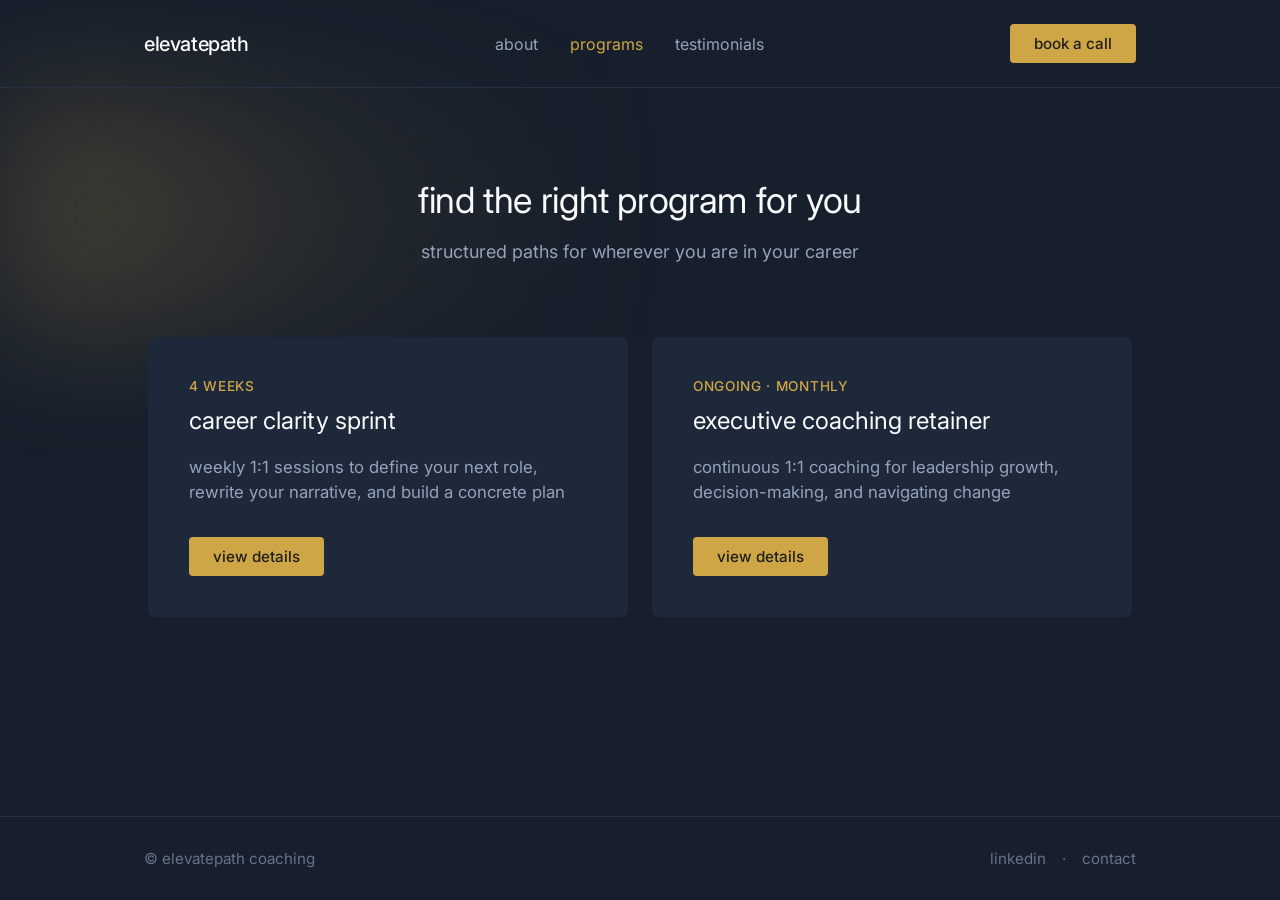
<file: programs.html>
<!DOCTYPE html>
<html lang="en">
<head>
  <meta charset="UTF-8">
  <meta name="viewport" content="width=device-width, initial-scale=1.0">
  <title>ElevatePath | Programs</title>
  <style>
    @import url('https://fonts.googleapis.com/css2?family=Inter:ital,wght@0,400;0,500;0,600;1,400&display=swap');

    :root {
      --bg-color: #171f2c;
      --card-bg: #1d283a;
      --accent-color: #cfa645;
      --text-primary: #f8fafc;
      --text-secondary: #94a3b8;
      --border-color: #243147;
      --text-dark: #1e1e1e;
    }

    * {
      box-sizing: border-box;
    }

    html, body {
      margin: 0;
      padding: 0;
      width: 100%;
      max-width: 100vw;
      overflow-x: hidden;
    }
    body {
      position: relative;
      font-family: 'Inter', sans-serif;
      background-color: var(--bg-color);
      color: var(--text-primary);
      display: flex;
      flex-direction: column;
      min-height: 100vh;
      -webkit-font-smoothing: antialiased;
      -moz-osx-font-smoothing: grayscale;
      animation: fadeIn 0.4s ease-out;
    }
    @view-transition {
      navigation: auto;
    }
    @keyframes fadeIn {
      from { opacity: 0; transform: translateY(8px); }
      to { opacity: 1; transform: translateY(0); }
    }

    /* Container */
    .container {
      max-width: 1040px;
      margin: 0 auto;
      padding: 0 24px;
      width: 100%;
    }

    /* Header */
    header {
      border-bottom: 1px solid var(--border-color);
      padding: 24px 0;
      position: relative;
      z-index: 10;
    }
    .header-inner {
      display: flex;
      justify-content: space-between;
      align-items: center;
    }
    .logo {
      font-size: 1.25rem;
      font-weight: 500;
      text-decoration: none;
      color: var(--text-primary);
      letter-spacing: -0.02em;
    }
    .nav-links {
      display: flex;
      gap: 32px;
    }
    .nav-links a {
      color: var(--text-secondary);
      text-decoration: none;
      font-size: 1rem;
      transition: color 0.2s ease;
    }
    .nav-links a:hover {
      color: var(--text-primary);
    }
    .nav-links a.active {
      color: var(--accent-color);
    }
    
    /* Buttons */
    .btn {
      background-color: var(--accent-color);
      color: var(--text-dark);
      border: none;
      padding: 10px 24px;
      border-radius: 4px;
      font-size: 0.95rem;
      font-weight: 500;
      cursor: pointer;
      text-decoration: none;
      transition: opacity 0.2s ease, transform 0.1s ease;
      display: inline-block;
    }
    .btn:hover {
      opacity: 0.9;
    }
    .btn:active {
      transform: translateY(1px);
    }

    /* Hero */
    .hero {
      position: relative;
      text-align: center;
      padding: 90px 0 70px;
    }
    .hero::before {
      content: "";
      position: absolute;
      top: 0;
      left: 0;
      width: 60%;
      height: 100%;
      background: radial-gradient(
        circle at 0% 50%,
        rgba(207, 166, 69, 0.25) 0%,
        rgba(207, 166, 69, 0.05) 50%,
        transparent 80%
      );
      filter: blur(60px);
      z-index: 0;
      pointer-events: none;
    }
    .hero-content {
      position: relative;
      z-index: 1;
      max-width: 600px;
      margin: 0 auto;
    }
    .hero h1 {
      font-size: 2.25rem;
      font-weight: 400;
      margin: 0 0 16px;
      letter-spacing: -0.01em;
      color: var(--text-primary);
    }
    .hero p {
      color: var(--text-secondary);
      font-size: 1.125rem;
      line-height: 1.6;
      margin: 0;
      padding: 0 20px;
    }

    /* Programs */
    .programs {
      padding: 0 0 100px;
      position: relative;
      z-index: 1;
    }
    .programs-inner {
      display: flex;
      gap: 24px;
      justify-content: center;
    }
    .card {
      background-color: var(--card-bg);
      border-radius: 8px;
      padding: 40px;
      flex: 1;
      max-width: 480px;
      text-align: left;
      display: flex;
      flex-direction: column;
      border: 1px solid transparent;
      transition: border-color 0.3s ease;
    }
    .card:hover {
      border-color: var(--accent-color);
    }
    .card.featured {
      /* static border removed in favor of hover */
    }
    .card-meta {
      color: var(--accent-color);
      font-size: 0.85rem;
      font-weight: 500;
      letter-spacing: 0.05em;
      text-transform: uppercase;
      margin-bottom: 12px;
    }
    .card h3 {
      font-size: 1.5rem;
      font-weight: 400;
      margin: 0 0 20px;
      color: var(--text-primary);
    }
    .card p {
      color: var(--text-secondary);
      font-size: 1.05rem;
      line-height: 1.5;
      margin: 0 0 32px;
      flex-grow: 1;
    }
    .card .btn {
      align-self: flex-start;
      padding: 10px 24px;
    }

    /* Footer */
    footer {
      border-top: 1px solid var(--border-color);
      padding: 32px 0;
      margin-top: auto;
    }
    .footer-inner {
      display: flex;
      justify-content: space-between;
      align-items: center;
      color: #64748b;
      font-size: 0.95rem;
    }
    .footer-links {
      display: flex;
      gap: 16px;
    }
    .footer-links a {
      color: #64748b;
      text-decoration: none;
      transition: color 0.2s ease;
    }
    .footer-links a:hover {
      color: var(--text-secondary);
    }

    .menu-toggle, .menu-close {
      display: none;
      background: none;
      border: none;
      color: var(--text-primary);
      cursor: pointer;
      padding: 4px;
    }
    .menu-overlay {
      position: fixed;
      top: 0;
      left: 0;
      width: 100vw;
      height: 100vh;
      background-color: rgba(23, 31, 44, 0.8);
      z-index: 90;
      opacity: 0;
      visibility: hidden;
      transition: opacity 0.3s ease, visibility 0.3s ease;
    }

    /* Responsive */
    @media (max-width: 768px) {
      .header-inner {
        flex-wrap: nowrap;
        flex-direction: row;
        align-items: center;
        gap: 12px;
      }
      .logo {
        flex: 1;
      }
      .header-cta {
        order: 2;
        padding: 8px 16px;
        font-size: 0.85rem;
      }
      .menu-toggle {
        display: block;
        order: 3;
      }
      .menu-overlay.active {
        opacity: 1;
        visibility: visible;
      }
      .nav-links {
        display: flex;
        position: fixed;
        top: 0;
        right: -280px;
        width: 280px;
        height: 100vh;
        background-color: var(--card-bg);
        flex-direction: column;
        align-items: flex-start;
        padding: 80px 32px 32px;
        margin: 0;
        border-top: none;
        border-left: 1px solid var(--border-color);
        z-index: 100;
        transition: right 0.3s ease;
        gap: 24px;
      }
      .nav-links.active {
        right: 0;
      }
      .menu-close {
        display: block;
        position: absolute;
        top: 24px;
        right: 24px;
      }
      .hero::before, .about-section::before {
        width: 150vw;
        height: 150vw;
        opacity: 1;
        filter: blur(50px);
      }
      .hero {
        padding: 60px 0 40px;
      }
      .hero h1 {
        font-size: 1.8rem;
      }
      .hero p {
        font-size: 1rem;
        padding: 0;
      }
      .programs {
        padding: 0 0 60px;
      }
      .programs-inner {
        flex-direction: column;
        align-items: center;
      }
      .card {
        width: 100%;
        padding: 24px;
      }
      .footer-inner {
        flex-direction: column;
        gap: 16px;
        text-align: center;
      }
    }
  </style>
  <link rel="icon" href="favicon.svg" type="image/svg+xml">
</head>
<body>

  <header>
    <div class="container header-inner">
      <a href="/" class="logo">elevatepath</a>
      <button class="menu-toggle" aria-label="Toggle menu">
        <svg viewBox="0 0 24 24" width="28" height="28" stroke="currentColor" stroke-width="2" fill="none" stroke-linecap="round" stroke-linejoin="round">
          <line x1="3" y1="12" x2="21" y2="12"></line>
          <line x1="3" y1="6" x2="21" y2="6"></line>
          <line x1="3" y1="18" x2="21" y2="18"></line>
        </svg>
      </button>
      <div class="menu-overlay"></div>
      <nav class="nav-links">
        <button class="menu-close" aria-label="Close menu">
          <svg viewBox="0 0 24 24" width="28" height="28" stroke="currentColor" stroke-width="2" fill="none" stroke-linecap="round" stroke-linejoin="round"><line x1="18" y1="6" x2="6" y2="18"></line><line x1="6" y1="6" x2="18" y2="18"></line></svg>
        </button>
        <a href="/about">about</a>
        <a href="/programs" class="active">programs</a>
        <a href="/testimonials">testimonials</a>
      </nav>
      <a href="https://calendly.com/sidd-cw21/new-meeting" class="btn header-cta" target="_blank" rel="noopener noreferrer">book a call</a>
    </div>
  </header>

  <main>
    <section class="hero">
      <div class="container hero-content">
        <h1>find the right program for you</h1>
        <p>structured paths for wherever you are in your career</p>
      </div>
    </section>

    <section class="programs">
      <div class="container programs-inner">
        <div class="card">
          <div class="card-meta">4 WEEKS</div>
          <h3>career clarity sprint</h3>
          <p>weekly 1:1 sessions to define your next role, rewrite your narrative, and build a concrete plan</p>
          <a href="/programs/career-clarity-sprint" class="btn">view details</a>
        </div>
        <div class="card featured">
          <div class="card-meta">ONGOING &middot; MONTHLY</div>
          <h3>executive coaching retainer</h3>
          <p>continuous 1:1 coaching for leadership growth, decision-making, and navigating change</p>
          <a href="/programs/executive-coaching-retainer" class="btn">view details</a>
        </div>
      </div>
    </section>
  </main>

  <footer>
    <div class="container footer-inner">
      <div>&copy; elevatepath coaching</div>
      <div class="footer-links">
        <a href="#">linkedin</a>
        <span>&middot;</span>
        <a href="#">contact</a>
      </div>
    </div>
  </footer>

  <script>
    document.addEventListener('DOMContentLoaded', () => {
      const toggle = document.querySelector('.menu-toggle');
      const closeBtn = document.querySelector('.menu-close');
      const nav = document.querySelector('.nav-links');
      const overlay = document.querySelector('.menu-overlay');
      
      const toggleMenu = () => {
        nav.classList.toggle('active');
        if(overlay) overlay.classList.toggle('active');
        document.body.style.overflow = nav.classList.contains('active') ? 'hidden' : '';
      };
      
      if (toggle && nav) {
        toggle.addEventListener('click', toggleMenu);
        if(closeBtn) closeBtn.addEventListener('click', toggleMenu);
        if(overlay) overlay.addEventListener('click', toggleMenu);
      }
    });
  </script>
</body>
</html>
</file>
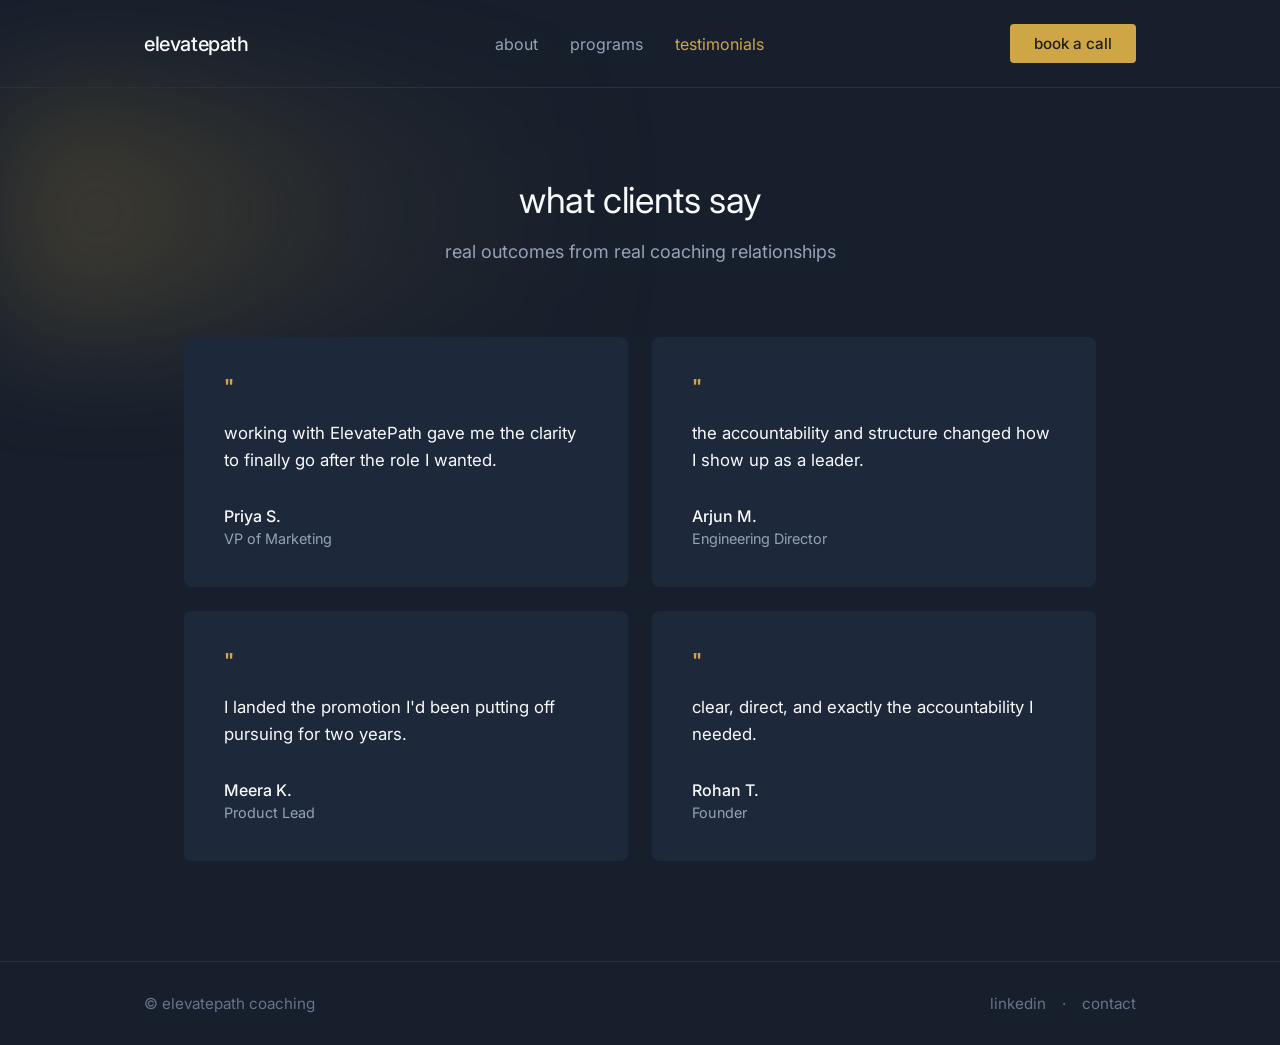
<file: testimonials.html>
<!DOCTYPE html>
<html lang="en">
<head>
  <meta charset="UTF-8">
  <meta name="viewport" content="width=device-width, initial-scale=1.0">
  <title>ElevatePath | Testimonials</title>
  <style>
    @import url('https://fonts.googleapis.com/css2?family=Inter:ital,wght@0,400;0,500;0,600;1,400&display=swap');

    :root {
      --bg-color: #171f2c;
      --card-bg: #1d283a;
      --accent-color: #cfa645;
      --text-primary: #f8fafc;
      --text-secondary: #94a3b8;
      --border-color: #243147;
      --text-dark: #1e1e1e;
    }

    * {
      box-sizing: border-box;
    }

    html, body {
      margin: 0;
      padding: 0;
      width: 100%;
      max-width: 100vw;
      overflow-x: hidden;
    }
    body {
      position: relative;
      font-family: 'Inter', sans-serif;
      background-color: var(--bg-color);
      color: var(--text-primary);
      display: flex;
      flex-direction: column;
      min-height: 100vh;
      -webkit-font-smoothing: antialiased;
      -moz-osx-font-smoothing: grayscale;
      animation: fadeIn 0.4s ease-out;
    }
    @view-transition {
      navigation: auto;
    }
    @keyframes fadeIn {
      from { opacity: 0; transform: translateY(8px); }
      to { opacity: 1; transform: translateY(0); }
    }

    /* Container */
    .container {
      max-width: 1040px;
      margin: 0 auto;
      padding: 0 24px;
      width: 100%;
    }

    /* Header */
    header {
      border-bottom: 1px solid var(--border-color);
      padding: 24px 0;
      position: relative;
      z-index: 10;
    }
    .header-inner {
      display: flex;
      justify-content: space-between;
      align-items: center;
    }
    .logo {
      font-size: 1.25rem;
      font-weight: 500;
      text-decoration: none;
      color: var(--text-primary);
      letter-spacing: -0.02em;
    }
    .nav-links {
      display: flex;
      gap: 32px;
    }
    .nav-links a {
      color: var(--text-secondary);
      text-decoration: none;
      font-size: 1rem;
      transition: color 0.2s ease;
    }
    .nav-links a:hover {
      color: var(--text-primary);
    }
    .nav-links a.active {
      color: var(--accent-color);
    }
    
    /* Buttons */
    .btn {
      background-color: var(--accent-color);
      color: var(--text-dark);
      border: none;
      padding: 10px 24px;
      border-radius: 4px;
      font-size: 0.95rem;
      font-weight: 500;
      cursor: pointer;
      text-decoration: none;
      transition: opacity 0.2s ease, transform 0.1s ease;
      display: inline-block;
    }
    .btn:hover {
      opacity: 0.9;
    }
    .btn:active {
      transform: translateY(1px);
    }

    /* Hero */
    .hero {
      position: relative;
      text-align: center;
      padding: 90px 0 70px;
    }
    .hero::before {
      content: "";
      position: absolute;
      top: 0;
      left: 0;
      width: 60%;
      height: 100%;
      background: radial-gradient(
        circle at 0% 50%,
        rgba(207, 166, 69, 0.25) 0%,
        rgba(207, 166, 69, 0.05) 50%,
        transparent 80%
      );
      filter: blur(60px);
      z-index: 0;
      pointer-events: none;
    }
    .hero-content {
      position: relative;
      z-index: 1;
      max-width: 600px;
      margin: 0 auto;
    }
    .hero h1 {
      font-size: 2.25rem;
      font-weight: 400;
      margin: 0 0 16px;
      letter-spacing: -0.01em;
      color: var(--text-primary);
    }
    .hero p {
      color: var(--text-secondary);
      font-size: 1.125rem;
      line-height: 1.6;
      margin: 0;
      padding: 0 20px;
    }

    /* Testimonials */
    .testimonials {
      padding: 0 0 100px;
      position: relative;
      z-index: 1;
    }
    .testimonials-grid {
      display: grid;
      grid-template-columns: 1fr 1fr;
      gap: 24px;
      max-width: 960px;
      margin: 0 auto;
    }
    .testimonial-card {
      background-color: var(--card-bg);
      border-radius: 8px;
      padding: 40px;
      text-align: left;
      display: flex;
      flex-direction: column;
    }
    .quote-icon {
      color: var(--accent-color);
      font-size: 1.2rem;
      font-weight: bold;
      margin-bottom: 24px;
      line-height: 1;
    }
    .testimonial-card p.quote-text {
      color: var(--text-primary);
      font-size: 1.05rem;
      line-height: 1.6;
      margin: 0 0 32px;
      flex-grow: 1;
    }
    .testimonial-author {
      color: var(--text-primary);
      font-weight: 500;
      font-size: 1rem;
      margin: 0 0 4px;
    }
    .testimonial-title {
      color: var(--text-secondary);
      font-size: 0.9rem;
      margin: 0;
    }

    /* Footer */
    footer {
      border-top: 1px solid var(--border-color);
      padding: 32px 0;
      margin-top: auto;
    }
    .footer-inner {
      display: flex;
      justify-content: space-between;
      align-items: center;
      color: #64748b;
      font-size: 0.95rem;
    }
    .footer-links {
      display: flex;
      gap: 16px;
    }
    .footer-links a {
      color: #64748b;
      text-decoration: none;
      transition: color 0.2s ease;
    }
    .footer-links a:hover {
      color: var(--text-secondary);
    }

    .menu-toggle, .menu-close {
      display: none;
      background: none;
      border: none;
      color: var(--text-primary);
      cursor: pointer;
      padding: 4px;
    }
    .menu-overlay {
      position: fixed;
      top: 0;
      left: 0;
      width: 100vw;
      height: 100vh;
      background-color: rgba(23, 31, 44, 0.8);
      z-index: 90;
      opacity: 0;
      visibility: hidden;
      transition: opacity 0.3s ease, visibility 0.3s ease;
    }

    /* Responsive */
    @media (max-width: 768px) {
      .header-inner {
        flex-wrap: nowrap;
        flex-direction: row;
        align-items: center;
        gap: 12px;
      }
      .logo {
        flex: 1;
      }
      .header-cta {
        order: 2;
        padding: 8px 16px;
        font-size: 0.85rem;
      }
      .menu-toggle {
        display: block;
        order: 3;
      }
      .menu-overlay.active {
        opacity: 1;
        visibility: visible;
      }
      .nav-links {
        display: flex;
        position: fixed;
        top: 0;
        right: -280px;
        width: 280px;
        height: 100vh;
        background-color: var(--card-bg);
        flex-direction: column;
        align-items: flex-start;
        padding: 80px 32px 32px;
        margin: 0;
        border-top: none;
        border-left: 1px solid var(--border-color);
        z-index: 100;
        transition: right 0.3s ease;
        gap: 24px;
      }
      .nav-links.active {
        right: 0;
      }
      .menu-close {
        display: block;
        position: absolute;
        top: 24px;
        right: 24px;
      }
      .hero::before, .about-section::before {
        width: 150vw;
        height: 150vw;
        opacity: 1;
        filter: blur(50px);
      }
      .hero {
        padding: 60px 0 40px;
      }
      .hero h1 {
        font-size: 1.8rem;
      }
      .hero p {
        font-size: 1rem;
        padding: 0;
      }
      .testimonials {
        padding: 0 0 60px;
      }
      .testimonials-grid {
        grid-template-columns: 1fr;
      }
      .testimonial-card {
        padding: 24px;
      }
      .footer-inner {
        flex-direction: column;
        gap: 16px;
        text-align: center;
      }
    }
  </style>
  <link rel="icon" href="favicon.svg" type="image/svg+xml">
</head>
<body>

  <header>
    <div class="container header-inner">
      <a href="/" class="logo">elevatepath</a>
      <button class="menu-toggle" aria-label="Toggle menu">
        <svg viewBox="0 0 24 24" width="28" height="28" stroke="currentColor" stroke-width="2" fill="none" stroke-linecap="round" stroke-linejoin="round">
          <line x1="3" y1="12" x2="21" y2="12"></line>
          <line x1="3" y1="6" x2="21" y2="6"></line>
          <line x1="3" y1="18" x2="21" y2="18"></line>
        </svg>
      </button>
      <div class="menu-overlay"></div>
      <nav class="nav-links">
        <button class="menu-close" aria-label="Close menu">
          <svg viewBox="0 0 24 24" width="28" height="28" stroke="currentColor" stroke-width="2" fill="none" stroke-linecap="round" stroke-linejoin="round"><line x1="18" y1="6" x2="6" y2="18"></line><line x1="6" y1="6" x2="18" y2="18"></line></svg>
        </button>
        <a href="/about">about</a>
        <a href="/programs">programs</a>
        <a href="/testimonials" class="active">testimonials</a>
      </nav>
      <a href="https://calendly.com/sidd-cw21/new-meeting" class="btn header-cta" target="_blank" rel="noopener noreferrer">book a call</a>
    </div>
  </header>

  <main>
    <section class="hero">
      <div class="container hero-content">
        <h1>what clients say</h1>
        <p>real outcomes from real coaching relationships</p>
      </div>
    </section>

    <section class="testimonials">
      <div class="container testimonials-grid">
        <div class="testimonial-card">
          <div class="quote-icon">"</div>
          <p class="quote-text">working with ElevatePath gave me the clarity to finally go after the role I wanted.</p>
          <div>
            <p class="testimonial-author">Priya S.</p>
            <p class="testimonial-title">VP of Marketing</p>
          </div>
        </div>
        <div class="testimonial-card">
          <div class="quote-icon">"</div>
          <p class="quote-text">the accountability and structure changed how I show up as a leader.</p>
          <div>
            <p class="testimonial-author">Arjun M.</p>
            <p class="testimonial-title">Engineering Director</p>
          </div>
        </div>
        <div class="testimonial-card">
          <div class="quote-icon">"</div>
          <p class="quote-text">I landed the promotion I'd been putting off pursuing for two years.</p>
          <div>
            <p class="testimonial-author">Meera K.</p>
            <p class="testimonial-title">Product Lead</p>
          </div>
        </div>
        <div class="testimonial-card">
          <div class="quote-icon">"</div>
          <p class="quote-text">clear, direct, and exactly the accountability I needed.</p>
          <div>
            <p class="testimonial-author">Rohan T.</p>
            <p class="testimonial-title">Founder</p>
          </div>
        </div>
      </div>
    </section>
  </main>

  <footer>
    <div class="container footer-inner">
      <div>&copy; elevatepath coaching</div>
      <div class="footer-links">
        <a href="#">linkedin</a>
        <span>&middot;</span>
        <a href="#">contact</a>
      </div>
    </div>
  </footer>

  <script>
    document.addEventListener('DOMContentLoaded', () => {
      const toggle = document.querySelector('.menu-toggle');
      const closeBtn = document.querySelector('.menu-close');
      const nav = document.querySelector('.nav-links');
      const overlay = document.querySelector('.menu-overlay');
      
      const toggleMenu = () => {
        nav.classList.toggle('active');
        if(overlay) overlay.classList.toggle('active');
        document.body.style.overflow = nav.classList.contains('active') ? 'hidden' : '';
      };
      
      if (toggle && nav) {
        toggle.addEventListener('click', toggleMenu);
        if(closeBtn) closeBtn.addEventListener('click', toggleMenu);
        if(overlay) overlay.addEventListener('click', toggleMenu);
      }
    });
  </script>
</body>
</html>
</file>
